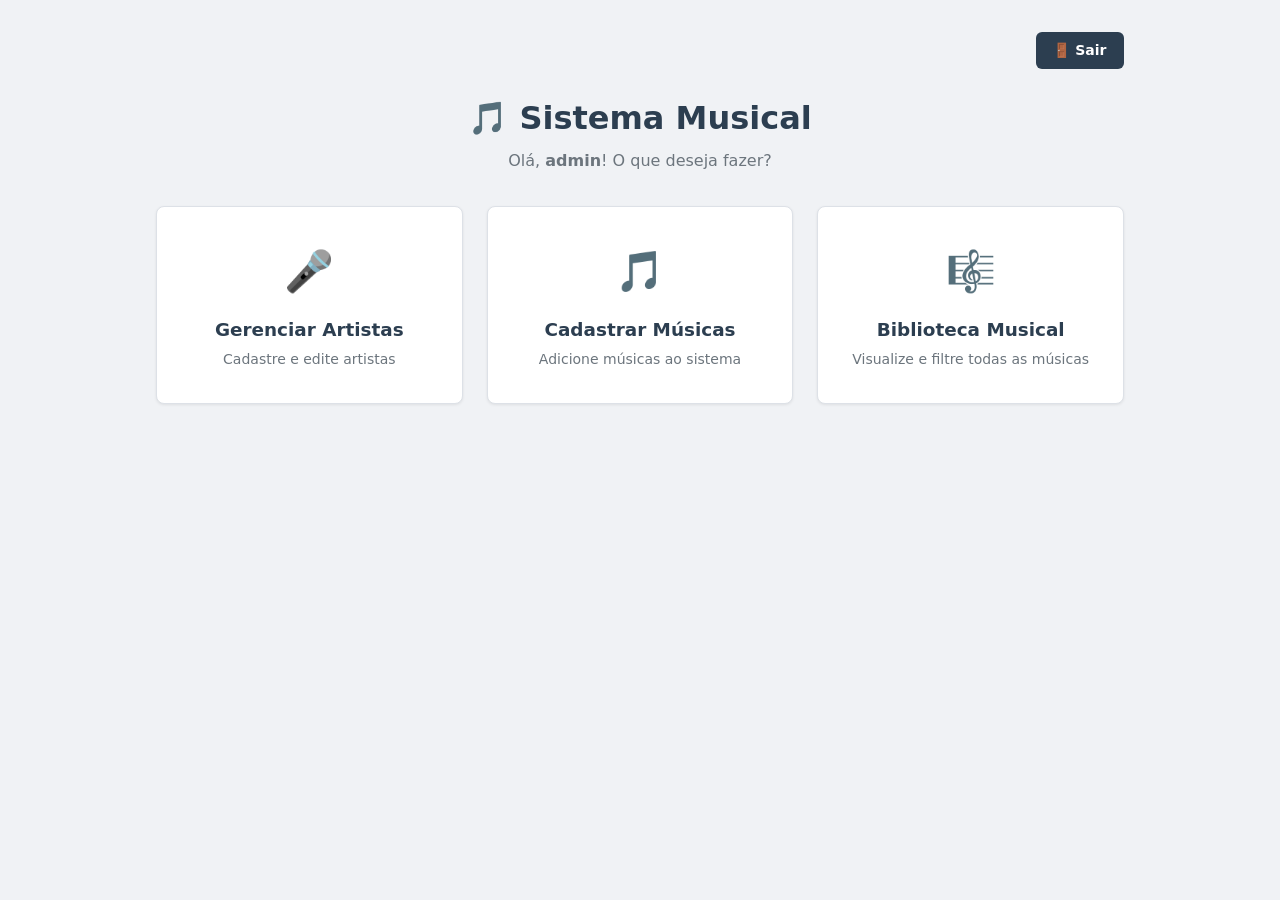
<file: sistema-musical/index.html>
<!DOCTYPE html>
<html lang="pt-br">
<head>
    <meta charset="UTF-8">
    <meta name="viewport" content="width=device-width, initial-scale=1.0">
    <title>Menu Principal - Sistema Musical</title>
    <link rel="icon" href="data:image/svg+xml,<svg xmlns=%27http://www.w3.org/2000/svg%27 viewBox=%270 0 100 100%27><text y=%27.9em%27 font-size=%2790%27>🎵</text></svg>">
    <link rel="stylesheet" href="styles.css">
</head>
<body>
 <div class="container">
        
    <div class="topbar">
            <a href="login.html" class="btn-back">🚪 Sair</a>
    </div>

    <div class="page-header">
            <h1>🎵 Sistema Musical</h1>
            <p>Olá, <strong>admin</strong>! O que deseja fazer?</p>
    </div>

    <div class="menu-grid">

        <div class="menu-card">
            <a href="cadastro_artista.html">
                    <div class="menu-card-icon">🎤</div> 
                    <div class="menu-card-title">Gerenciar Artistas</div> 
                    <div class="menu-card-desc">Cadastre e edite artistas</div> 
            </a>
        </div>

        <div class="menu-card">
            <a href="cadastro_musica.html">
                    <div class="menu-card-icon">🎵</div>
                    <div class="menu-card-title">Cadastrar Músicas</div>
                    <div class="menu-card-desc">Adicione músicas ao sistema</div>
                </a>
        </div>

        <div class="menu-card">
            <a href="listagem_musicas.html">
                    <div class="menu-card-icon">🎼</div>
                    <div class="menu-card-title">Biblioteca Musical</div>
                    <div class="menu-card-desc">Visualize e filtre todas as músicas</div>
                </a>
        </div>

        </div> 

    </div>
</body>
</html>
</file>
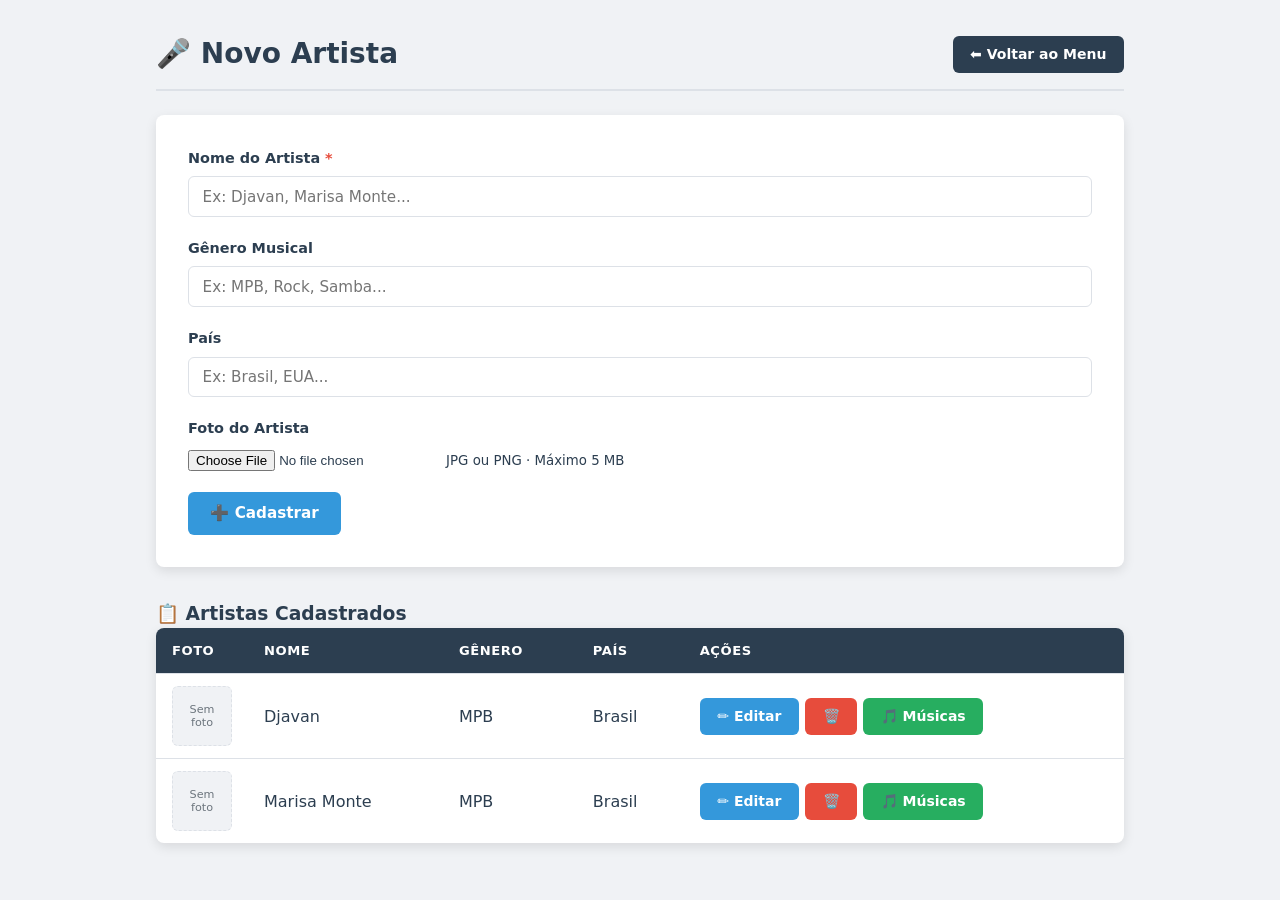
<file: sistema-musical/cadastro_artista.html>
<!DOCTYPE html>
 <html lang="pt-br">
 <head>
 <meta charset="UTF-8">
 <meta name="viewport" content="width=device-width, initial-scale=1.0">
  <title>Novo Artista — Sistema Musical</title>
   <link rel="icon" href="data:image/svg+xml,<svg xmlns=%27http://www.w3.org/2000/svg%27 viewBox=%270 0 100
100%27><text y=%27.9em%27 font-size=%2790%27>🎵</text></svg>">
   <link rel="stylesheet" href="styles.css">
 </head>
 <body>
  <div class="container">

 <!-- A mesma barra de título da Biblioteca (o CSS já existe desde a aula 2). -->
  <div class="page-header-bar">
 <h2>🎤 Novo Artista</h2>
  <div class="header-actions">
 <a href="index.html" class="btn-back">⬅ Voltar ao Menu</a>
 </div>
 </div>

 <!--
 FORMULÁRIO DE CADASTRO DO ARTISTA (o "criador")
 method="post": envia os dados escondidos. É o certo para cadastrar.
 enctype="multipart/form-data": OBRIGATÓRIO para enviar arquivo (a foto).
 Não muda nada na tela, mas sem ele a foto não chega ao PHP na Sprint 2.
 -->
 <form method="post" action="#" enctype="multipart/form-data">

 <!-- form-grid: o CSS transforma em 2 colunas (grid 1fr 1fr). Os campos se encaixam 2 por linha. -->
  <div class="form-grid">

  <div class="form-group">
 <!-- O * vermelho avisa que o campo é obrigatório. A cor vem da variável --red. -->
    <label for="nome">Nome do Artista <span style="color:var(--red)">*</span></label>
 <!-- required: o navegador não deixa cadastrar sem nome. -->
  <input type="text" id="nome" name="nome"
 required placeholder="Ex: Djavan, Marisa Monte...">
</div>

  <div class="form-group">
 <!-- Campo opcional (sem required). -->
    <label for="genero">Gênero Musical</label>
   <input type="text" id="genero" name="genero"
 placeholder="Ex: MPB, Rock, Samba...">
 </div>

 <div class="form-group">
<label for="pais">País</label>
 <input type="text" id="pais" name="pais"
 placeholder="Ex: Brasil, EUA...">
 </div>

 <div class="form-group">
<label for="imagem">Foto do Artista</label>
 <!-- type="file": abre a janela para escolher um arquivo.
 accept="image/*": mostra só imagens. -->
 <input type="file" id="imagem" name="imagem" accept="image/*">
 <!-- small: texto pequeno de ajuda embaixo do campo. -->
      <small>JPG ou PNG · Máximo 5 MB</small>
 </div>

 </div><!-- fim .form-grid -->

 <!-- form-actions: a área dos botões do formulário (flex). -->
 <div class="form-actions">
    <button type="submit" class="btn-primary">➕ Cadastrar</button>
 </div>
 </form>

 <!-- ========== TABELA DE ARTISTAS (dados fixos nesta fase) ==========
 Usa as MESMAS classes da tabela da Biblioteca: o visual já vem pronto. -->
     <h3>📋 Artistas Cadastrados</h3> <!-- h3: subtítulo da tabela -->

    <div class="table-container">
   <table>
  <thead>
 <tr>
 <th class="col-foto">Foto</th>
      <th>Nome</th>
      <th>Gênero</th>
      <th>País</th>
    <th class="col-acoes">Ações</th>
   </tr>
  </thead>
 <tbody>
 <!-- Cada tr = um artista. -->
 <tr>
   <td><div class="no-image">Sem<br>foto</div></td>
   <td>Djavan</td>
   <td>MPB</td>
   <td>Brasil</td>
 <td>
   <div class="action-buttons">
  <a href="#" class="btn-edit">✏️ Editar</a>
  <a href="#" class="btn-delete">🗑️</a>
 <!-- btn-music (verde): leva ao cadastro das músicas DESTE artista. -->
     <a href="cadastro_musica.html" class="btn-music">🎵 Músicas</a>
    </div>
   </td>
 </tr>
 <tr>
  <td><div class="no-image">Sem<br>foto</div></td>
  <td>Marisa Monte</td>
  <td>MPB</td>
  <td>Brasil</td>
 <td>
    <div class="action-buttons">
      <a href="#" class="btn-edit">✏️ Editar</a>
      <a href="#" class="btn-delete">🗑️</a>
      <a href="cadastro_musica.html" class="btn-music">🎵 Músicas</a>
       </div>
      </td>
    </tr>
   </tbody>
  </table>
</div>

 </div>
 </body>
 </html>
</file>
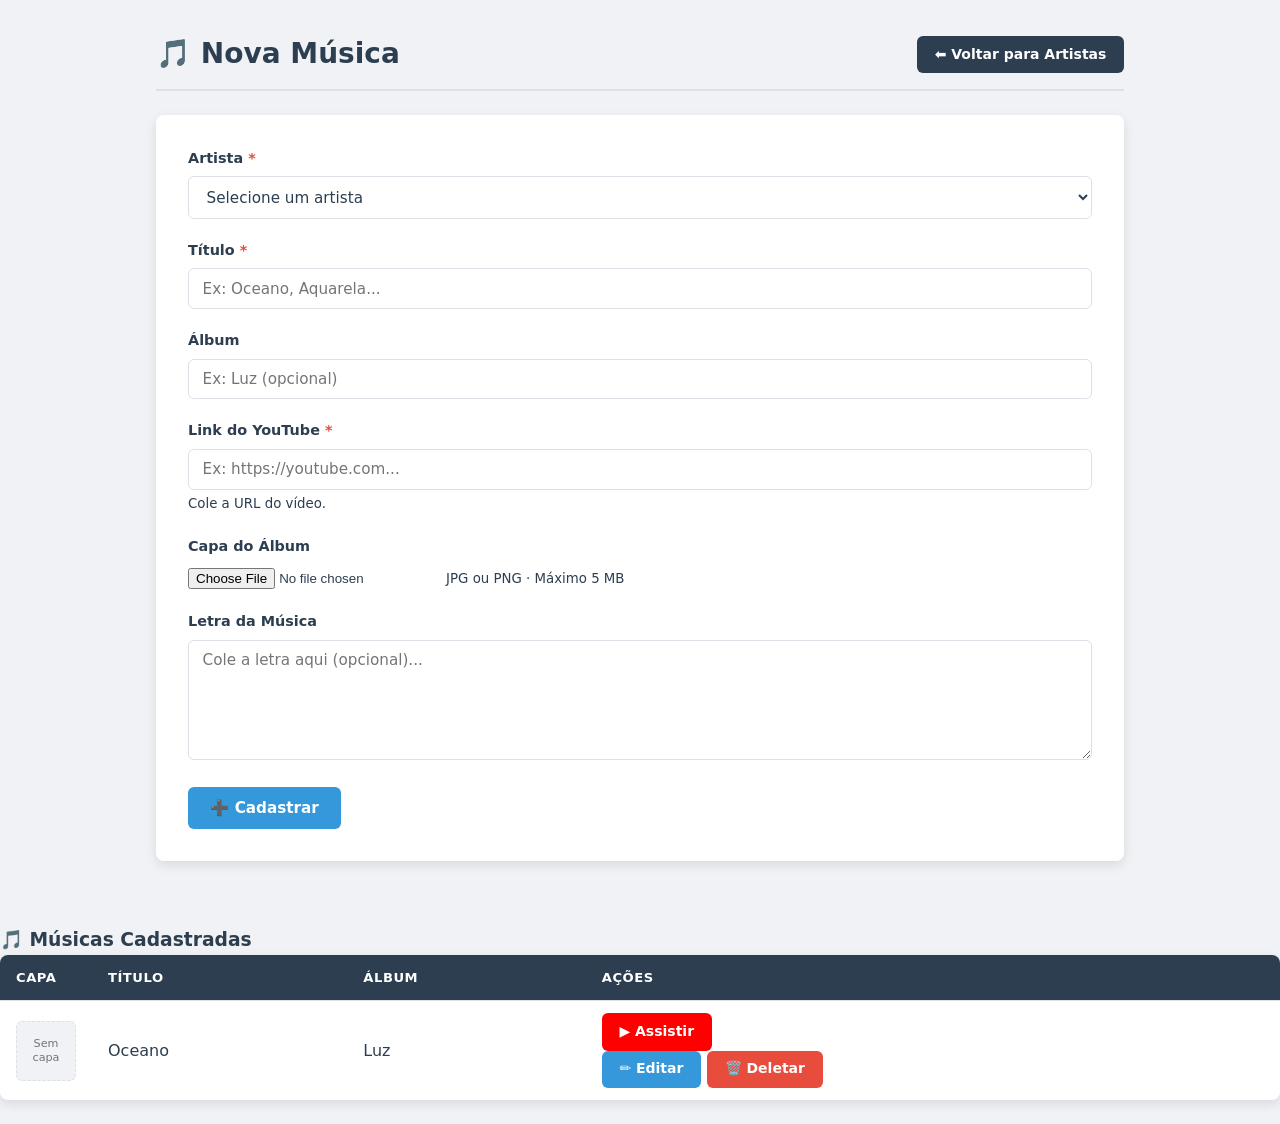
<file: sistema-musical/cadastro_musica.html>
<!DOCTYPE html>
<html lang="pt-br">
<head>
    <meta charset="UTF-8">
    <meta name="viewport" content="width=device-width, initial-scale=1.0">
    <title>Nova Música — Sistema Musical</title>
    <link rel="icon" href="data:image/svg+xml,<svg xmlns=%27http://w3.org viewBox=%270 0 100100%27><text y=%27.9em%27 font-size=%2790%27>🎵</text></svg>">
    <link rel="stylesheet" href="styles.css">
</head>
<body>
<div class="container">
        <div class="page-header-bar">
            <h2>🎵 Nova Música</h2>
            <div class="header-actions">
                <a href="cadastro_artista.html" class="btn-back">⬅ Voltar para Artistas</a>
            </div>
        </div>
        
<form method="post" action="#" enctype="multipart/form-data">
            <div class="form-grid">
                <div class="form-group">
                    <label for="artista_id">Artista <span style="color:var(--red)">*</span></label>
                    <select name="artista_id" id="artista_id" required>
                        <option value="">Selecione um artista</option>
                        <option value="1">Djavan</option>
                        <option value="2">Marisa Monte</option>
                    </select>
                </div>
                <div class="form-group">
                    <label for="titulo">Título <span style="color:var(--red)">*</span></label>
                    <input type="text" id="titulo" name="titulo" required placeholder="Ex: Oceano, Aquarela...">
                </div>
                <div class="form-group">
                    <label for="album">Álbum</label>
                    <input type="text" id="album" name="album" placeholder="Ex: Luz (opcional)">
                </div>
                <div class="form-group">
                    <label for="youtube_link">Link do YouTube <span style="color:var(--red)">*</span></label>
                    <input type="url" id="youtube_link" name="youtube_link" required placeholder="Ex: https://youtube.com...">
                    <small>Cole a URL do vídeo.</small>
                </div>
                <div class="form-group">
                    <label for="imagem_capa">Capa do Álbum</label>
                    <input type="file" id="imagem_capa" name="imagem_capa" accept="image/*">
                    <small>JPG ou PNG · Máximo 5 MB</small>
                </div>
                <div class="form-group full">
                    <label for="letra">Letra da Música</label>
                    <textarea id="letra" name="letra" placeholder="Cole a letra aqui (opcional)..."></textarea>
                </div>
            </div>
    <div class="form-actions">
    <button type="submit" class="btn-primary">
        ➕ Cadastrar
    </button>
</div>
</div>
</a>
            </div>
        </form>

        <h3>🎵 Músicas Cadastradas</h3>
        <div class="table-container">
            <table>
                <thead>
                    <tr>
                        <th class="col-capa">Capa</th>
                        <th>Título</th>
                        <th>Álbum</th>
                        <th class="col-actions">Ações</th>
                    </tr>
                </thead>
                <tbody>
                    <tr>
                        <td><div class="no-image">Sem<br>capa</div></td>
                        <td>Oceano</td>
                        <td>Luz</td>
                        <td>
                            <a href="#" target="_blank" class="btn-youtube">▶ Assistir</a>
                            <div class="action-buttons">
                                <a href="#" class="btn-edit">✏️ Editar</a>
                                <a href="#" class="btn-delete">🗑️ Deletar</a>
                            </div>
                        </td>
                    </tr>
                </tbody>
            </table>
        </div>
    </div>
</body>
</html>
</file>
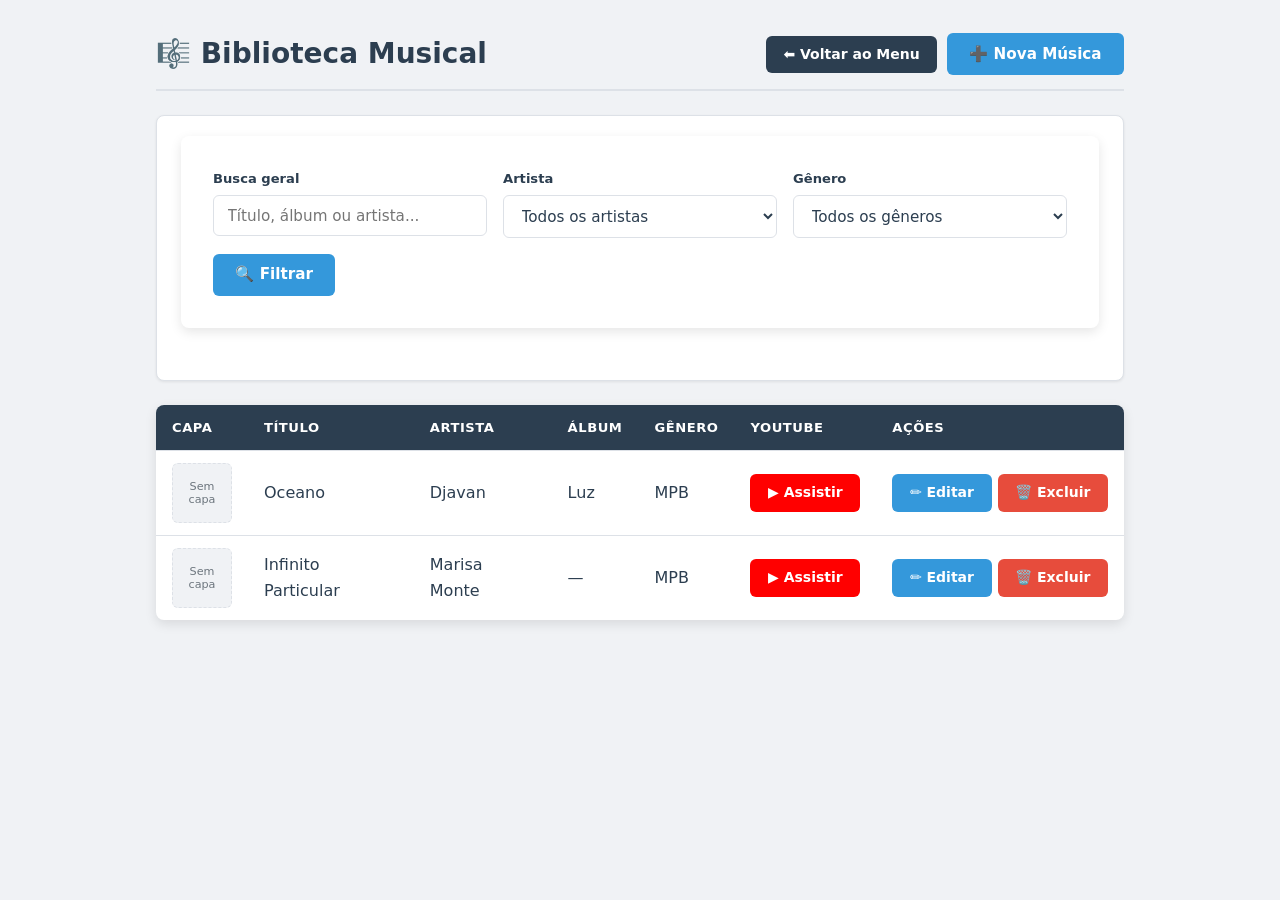
<file: sistema-musical/listagem_musicas.html>
<!DOCTYPE html>
<html lang="pt-br">
<head>
  <meta charset="UTF-8">
  <meta name="viewport" content="width=device-width, initial-scale=1.0">
  <title>Biblioteca Musical — Sistema Musical</title>
  <link rel="icon" href="data:image/svg+xml,<svg xmlns=%27http://www.w3.org/2000/svg%27 viewBox=%270 0 100 100%27><text y=%27.9em%27 font-size=%2790%27>🎵</text></svg>">
  <link rel="stylesheet" href="styles.css">
</head>
<body>
  <div class="container">

    <!-- ========== CABEÇALHO DA PÁGINA ========== -->
    <div class="page-header-bar">
      <h2>🎼 Biblioteca Musical</h2>
      <div class="header-actions">
        <a href="index.html" class="btn-back">⬅ Voltar ao Menu</a>
        <a href="cadastro_musica.html" class="btn-primary">➕ Nova Música</a>
      </div>
    </div>

    <!-- ========== FILTROS ========== -->
    <div class="filters">
      <form method="get" class="filter-form" action="#">
        <div class="filter-group">
          <div class="filter-item">
            <label for="busca">Busca geral</label>
            <input type="text" name="busca" id="busca" placeholder="Título, álbum ou artista...">
          </div>

          <div class="filter-item">
            <label for="artista">Artista</label>
            <select name="artista" id="artista">
              <option value="">Todos os artistas</option>
              <option value="1">Djavan</option>
              <option value="2">Marisa Monte</option>
            </select>
          </div>

          <div class="filter-item">
            <label for="genero">Gênero</label>
            <select name="genero" id="genero">
              <option value="">Todos os gêneros</option>
              <option value="MPB">MPB</option>
            </select>
          </div>
        </div>

        <div class="filter-actions">
          <button type="submit" class="btn-primary">🔍 Filtrar</button>
        </div>
      </form>
    </div>

    <!-- ========== TABELA DE MÚSICAS ========== -->
    <div class="table-container">
      <table>
        <thead>
          <tr>
            <th class="col-capa">Capa</th>
            <th>Título</th>
            <th>Artista</th>
            <th>Álbum</th>
            <th>Gênero</th>
            <th class="col-youtube">YouTube</th>
            <th class="col-acoes">Ações</th>
          </tr>
        </thead>
        <tbody>
          <tr>
            <td><div class="no-image">Sem<br>capa</div></td>
            <td>Oceano</td>
            <td>Djavan</td>
            <td>Luz</td>
            <td>MPB</td>
            <td><a href="#" target="_blank" class="btn-youtube">▶ Assistir</a></td>
            <td>
              <div class="action-buttons">
                <a href="#" class="btn-edit">✏️ Editar</a>
                <a href="#" class="btn-delete">🗑️ Excluir</a>
              </div>
            </td>
          </tr>
          <tr>
            <td><div class="no-image">Sem<br>capa</div></td>
            <td>Infinito Particular</td>
            <td>Marisa Monte</td>
            <td>—</td>
            <td>MPB</td>
            <td><a href="#" target="_blank" class="btn-youtube">▶ Assistir</a></td>
            <td>
              <div class="action-buttons">
                <a href="#" class="btn-edit">✏️ Editar</a>
                <a href="#" class="btn-delete">🗑️ Excluir</a>
              </div>
            </td>
          </tr>
        </tbody>
      </table>
    </div>

  </div>
</body>
</html>
</file>
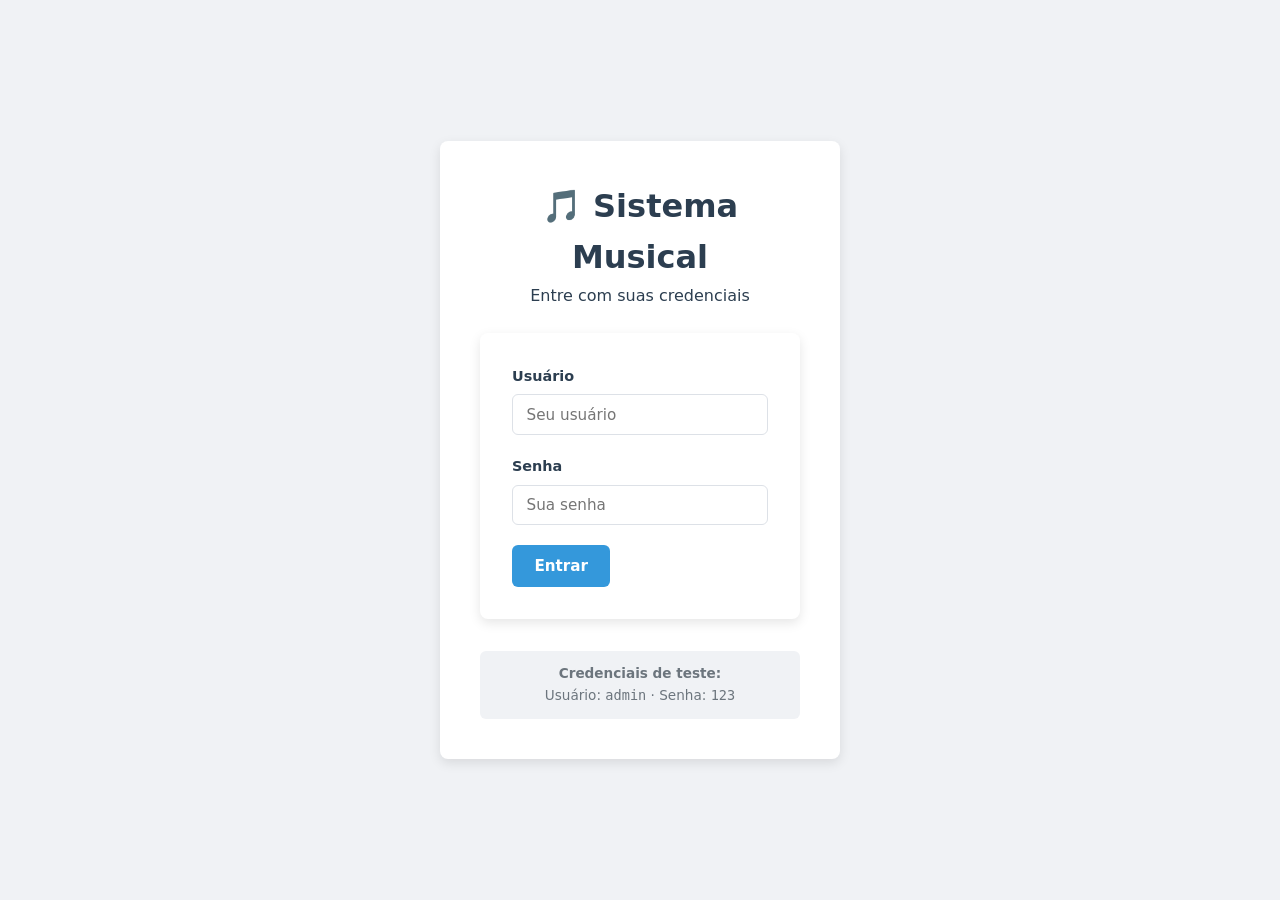
<file: sistema-musical/login.html>
<!DOCTYPE html>
<html lang="pt-br">
<head>
    <meta charset="UTF-8">
    <meta name="viewport" content="width=device-width, initial-scale=1.0">
    <title>Login - Sistema Musical</title>
    <link rel="icon" href="data:image/svg+xml,<svg xmlns='http://www.w3.org/2000/svg' viewBox='0 0 100 100'><text y='.9em' font-size='90'>🎵</text></svg>">
    <link rel="stylesheet" href="styles.css">
</head>
<body class="login-page">

    <div class="login-card">
        <div class="login-header">
            <h1>🎵 Sistema Musical</h1>
            <p>Entre com suas credenciais</p>
        </div>

        <form method="get" action="index.html">
            <div class="form-group">
                <label for="usuario">Usuário</label>
                <input type="text" 
                       id="usuario" 
                       name="usuario" 
                       required 
                       autocomplete="username" 
                       placeholder="Seu usuário">
            </div>

            <div class="form-group">
                <label for="senha">Senha</label>
                <input type="password" 
                       id="senha" 
                       name="senha" 
                       required 
                       autocomplete="current-password" 
                       placeholder="Sua senha">
            </div>

            <button type="submit" class="btn-primary">Entrar</button>
        </form>

        <div class="login-hint">
            <strong>Credenciais de teste:</strong><br>
            Usuário: <code>admin</code> · Senha: <code>123</code>
        </div>
    </div>

</body>
</html>
</file>
<file: sistema-musical/styles.css>
:root {
  --primary: #2c3e50;
  --blue: #3498db;
  --blue-dark: #2980b9;
  --green: #27ae60;
  --red: #e74c3c;
  --red-dark: #c0392b;
  --bg: #f0f2f5;
  --surface: #ffffff;
  --border: #dde1e7;
  --text: #2c3e50;
  --text-muted: #6c757d;
  --shadow-sm: 0 1px 3px rgba(0,0,0,.08);
  --shadow-md: 0 4px 12px rgba(0,0,0,.10);
  --radius: 8px;
  --font: 'Segoe UI', system-ui, -apple-system, sans-serif;
}

*, *::before, *::after {
  margin: 0;
  padding: 0;
  box-sizing: border-box;
}

body {
  font-family: var(--font);
  background-color: var(--bg);
  color: var(--text);
  line-height: 1.6;
  min-height: 100vh;
}

/* Container Principal */
.container {
  max-width: 1000px;
  margin: 0 auto;
  padding: 2rem 1rem;
}

/* Cabeçalhos e Topbar */
.topbar {
  display: flex;
  justify-content: flex-end;
  margin-bottom: 1.5rem;
}

.page-header {
  margin-bottom: 2rem;
  text-align: center;
}

.page-header h1 {
  font-size: 2rem;
  color: var(--primary);
  margin-bottom: .25rem;
}

.page-header p {
  color: var(--text-muted);
}

/* Formulários */
form {
  background: var(--surface);
  padding: 2rem;
  border-radius: var(--radius);
  box-shadow: var(--shadow-md);
  margin-bottom: 2rem;
}

.form-group {
  margin-bottom: 1.25rem;
}

label {
  display: block;
  margin-bottom: .4rem;
  font-size: .9rem;
  font-weight: 600;
  color: var(--primary);
}

input[type="text"],
input[type="password"],
textarea,
select {
  width: 100%;
  padding: .65rem .85rem;
  border: 1.5px solid var(--border);
  border-radius: 6px;
  font-size: .95rem;
  font-family: var(--font);
  color: var(--text);
  background: var(--surface);
  transition: border-color .2s, box-shadow .2s;
}

input:focus,
textarea:focus,
select:focus {
  outline: none;
  border-color: var(--blue);
  box-shadow: 0 0 0 3px rgba(52,152,219,.15);
}

/* Botões */
.btn-primary,
.btn-edit,
.btn-delete,
.btn-music,
.btn-back,
.btn-youtube {
  display: inline-flex;
  align-items: center;
  justify-content: center;
  gap: .35rem;
  padding: .55rem 1.1rem;
  border: none;
  border-radius: 6px;
  font-size: .875rem;
  font-weight: 600;
  font-family: var(--font);
  cursor: pointer;
  text-decoration: none;
  white-space: nowrap;
  transition: background-color .2s, transform .15s, box-shadow .2s;
  line-height: 1.4;
}

.btn-primary {
  background-color: var(--blue);
  color: #fff;
  padding: .65rem 1.4rem;
  width: 100%;
}

.btn-primary:hover {
  background-color: var(--blue-dark);
}

.btn-back {
  background-color: transparent;
  color: var(--red);
  border: 1px solid var(--border);
}

.btn-back:hover {
  background-color: #fce8e6;
}

/* Tela de Login */
body.login-page {
  display: flex;
  align-items: center;
  justify-content: center;
  padding: 1.5rem;
}

.login-card {
  background: var(--surface);
  padding: 2.5rem;
  border-radius: var(--radius);
  box-shadow: var(--shadow-md);
  width: 100%;
  max-width: 400px;
}

.login-header {
  text-align: center;
  margin-bottom: 1.5rem;
}

.login-hint {
  margin-top: 1.5rem;
  padding: .75rem;
  background: var(--bg);
  border-radius: 6px;
  font-size: .85rem;
  color: var(--text-muted);
  text-align: center;
}

/* Grid do Menu Principal */
.menu-grid {
  display: grid;
  grid-template-columns: repeat(auto-fit, minmax(260px, 1fr));
  gap: 1.5rem;
}

.menu-card a {
  display: flex;
  flex-direction: column;
  align-items: center;
  text-align: center;
  padding: 2rem 1.5rem;
  background: var(--surface);
  border-radius: var(--radius);
  box-shadow: var(--shadow-sm);
  border: 1px solid var(--border);
  text-decoration: none;
  color: var(--text);
  transition: transform .2s, box-shadow .2s;
}

.menu-card a:hover {
  transform: translateY(-4px);
  box-shadow: var(--shadow-md);
}

.menu-card-icon {
  font-size: 2.5rem;
  margin-bottom: .75rem;
}

.menu-card-title {
  font-size: 1.15rem;
  font-weight: 700;
  color: var(--primary);
  margin-bottom: .25rem;
}

.menu-card-desc {
  font-size: .875rem;
  color: var(--text-muted);
}

/* Aula 2 - Cores dos botões de ação da tabela */
.btn-edit { background: var(--blue); color: #fff; }
.btn-edit:hover { background: var(--blue-dark); }
.btn-delete { background: var(--red); color: #fff; }
.btn-delete:hover { background: var(--red-dark); }

/* O vermelho do YouTube, para reconhecer na hora. */
.btn-youtube { background: #ff0000; color: #fff; }
.btn-youtube:hover { background: #cc0000; }

 /* TIPOGRAFIA [h2 na AULA 2] */
 h2 {
     font-size: 1.75rem;
     font-weight: 600;
     color: var(--primary);
     margin-bottom: 1.5rem;
     padding-bottom: .75rem;
     border-bottom: 2px solid var(--border);
 }

 /* CABEÇALHO DE PÁGINA COM AÇÕES [AULA 2] Usado na Biblioteca e nos dois cadastros. */
 /* space-between: título na esquerda, botões na direita.
31 flex-wrap: se faltar espaço, os botões descem. */
.page-header-bar {
                  display: flex;
                  align-items: center;
                  justify-content: space-between;
                  gap: 1rem;
                  margin-bottom: 1.5rem;
                  padding-bottom: .75rem;
                  border-bottom: 2px solid var(--border);
                  flex-wrap: wrap;
                }

                .page-header-bar h2 {
                  margin: 0; 
                  padding: 0;
                  border: none;
                  font-size: 1.75rem;
                  font-weight: 600;
                  color: var(--primary);
                }

                .page-header-bar .header-actions {
                  display: flex;
                  gap: .6rem;
                  flex-wrap: wrap;
                  align-items: center;
                }

                /* Tabelas, A caixa da tabela. overflow: hidden corta o que passa dos cantos redondos (senão o cabeçalho escuro "vaza" no canto). */
                .table-container {
                  background: var(--surface);
                  border-radius: var(--radius);
                  box-shadow: var(--shadow-md);
                  overflow: hidden;
                  margin-bottom: 1.5rem;
                }
/* border-collapse: as bordas das células viram uma só. */
table {
  width: 100%;
  border-collapse: collapse;
}
th, td {
  padding: 12px 16px;
  text-align: left;
  vertical-align: middle;
  border-bottom: 1px solid var(--border);
}

/* Cabeçalho escuro, letra branca e MAIÚSCULA. */
th {
  background: var(--primary);
  color: #fff;
  font-size: .82rem;
  font-weight: 600;
  letter-spacing: .04em;
  text-transform: uppercase;
  white-space: nowrap;
}
/* ultima linha sem borda */
tbody tr:last-child td { border-bottom: none; }
tbody tr:hover { background: #f8fafc; }

/* Larguras fixas das colunas pequenas. */
.col-foto,
.col-capa { width: 90px; white-space: nowrap; }
.col-youtube { width: 110px; white-space: nowrap; }
.col-acoes { white-space: nowrap; }

/* Editar, Excluir (e Músicas) lado a lado. */
.action-buttons {
display: flex;
gap: 6px;
align-items: center;
flex-wrap: nowrap;
}
.table-thumbnail {
width: 60px;
height: 60px;
object-fit: cover;
border-radius: 6px;
display: block;
} 

.no-image {
width: 60px;
height: 60px;
background: var(--bg);
border: 1.5px dashed var(--border);
border-radius: 6px;
display: flex;
align-items: center;
justify-content: center;
font-size: .7rem;
color: var(--text-muted);
text-align: center;
line-height: 1.2;
}

/* Célula de "nenhuma música encontrada". */
td.empty-cell {
  text-align: center;
  color: var(--text-muted);
  padding: 2rem;
  font-size: .95rem;
}

/* FILTROS */
.filters {
background: var(--surface);
padding: 1.25rem 1.5rem;
border-radius: var(--radius);
box-shadow: var(--shadow-sm);
margin-bottom: 1.5rem;
border: 1px solid var(--border);
}
/* Os filtros lado a lado. flex-wrap: descem se não couber. */
.filter-group {
  display: flex;
  gap: 1rem;
  flex-wrap: wrap;
  margin-bottom: 1rem;
}

/* flex: 1 = cada filtro pega a mesma fatia do espaço.
170 min-width impede que fique fino demais. */
 .filter-item {
 flex: 1;
 min-width: 180px;
 }

 .filter-item label {
 font-size: .82rem;
 }

 .filter-actions {
 display: flex;
 gap: .75rem;
 align-items: center;
 }

/*4. MENSAGENS [AULA 4, usadas de verdade na Sprint 2]
 Ex.: "Artista cadastrado!" (success) ou "Senha incorreta" (error). */

 .message {
  display: flex;
  font-size: .95rem;
  font-weight: 500;
  margin-bottom: 1.25rem;
  align-items: center;
  gap: .6rem;
  padding: .85rem 1.1rem;
  border-radius: 6px;
 }
.message.success { background: #d4edda; color: #155724; border: 1px solid #c3e6cb; }
.message.error { background: #f8d7da; color: #721c24; border: 1px solid #f5c6cb; }

/* [AULA 4] A caixa da letra: começa com 120px de altura.
resize: vertical deixa esticar só para baixo. */
textarea {
  min-height: 120px;
  resize: vertical;
}

/*10. FORMULÁRIO EM GRADE [AULAS 3 e 4]*/
/* [AULA 4] Outros tipos de input ficam iguais ao text. */
input[type="number"],
input[type="url"],
input[type="date"] {
  width: 100%;
  padding: .65rem .85rem;
  border: 1.5px solid var(--border);
  border-radius: 6px;
  font-size: .95rem;
  font-family: var(--font);
  color: var(--text);
  background: var(--surface);
  transition: border-color .2s, box-shadow .2s;
}

/* [AULA 4] O campo com a classe "full" vai da 1a à última linha da grade: ocupa as 2 colunas (usado na letra da música). */
.form-grid .form-group.full {
  grid-column: 1 / -1;
}
/* 15. UTILITÁRIOS [AULA 4] Classes pequenas para usar direto no HTML, sem criar regra nova. mt = margin-top, mb = margin-bottom.*/
.text-center { text-align: center; }
.text-muted { color: var(--text-muted); font-size: .9rem; }

.mt-1 { margin-top: .5rem; }
.mt-2 { margin-top: 1rem; }
.mt-3 { margin-top: 1.5rem; }
.mb-1 { margin-bottom: .5rem; }
.mb-2 { margin-bottom: 1rem; }
.mb-3 { margin-bottom: 1.5rem; }

/* 16. RESPONSIVIDADE [AULA 4] 
Tudo aqui dentro só vale em telas de até 768px (celular e tablet em pé). Fica no FIM do arquivo para vencer as regras de cima. Teste: F12, depois o ícone de celular (modo responsivo).*/
@media (max-width: 768px) {
 .container { padding: 16px; }
 h2 { font-size: 1.4rem; }
 form { padding: 1.25rem; }
 .form-grid { grid-template-columns: 1fr; } /* formulário em 1 coluna */
 .filter-group { flex-direction: column; gap: .75rem; } /* filtros empilhados */
 .filter-item { min-width: 100%; }
 .table-container { overflow-x: auto; } /* tabela rola para o lado */
 table { min-width: 560px; }
 th, td { padding: 10px 12px; font-size: .85rem; }
 .table-thumbnail,
 .no-image { width: 48px; height: 48px; }
 .col-foto, .col-capa { width: 68px; }
 .action-buttons { flex-wrap: wrap; gap: 4px; }
 .btn-edit, .btn-delete, .btn-music, .btn-youtube { padding: .4rem .7rem; font-size: .78rem; }
 .menu-grid { grid-template-columns: 1fr; } /* menu: 1 card por linha */
}

/* =============================================
 SISTEMA MUSICAL: Folha de Estilos Principal
 =============================================
 Um único arquivo para TODAS as telas. Ele cresce a cada aula:
 Aula 1: base, formulário, botões, login e menu
 Aula 2: títulos, barra de título, cores dos botões, tabelas e filtros
 Aula 3: formulário em grade, campo de foto e botão de músicas
 Aula 4: url e textarea, campo "full", utilitários e celular
 ============================================= */


/* -----------------------------------------------
1. VARIÁVEIS E RESET [AULA 1]
----------------------------------------------- */

:root {
    --primary: #2c3e50;
    --blue: #3498db;
    --blue-dark: #2980b9;
    --green: #27ae60;
    --red: #e74c3c;
    --red-dark: #c0392b;
    --bg: #f0f2f5;
    --surface: #ffffff;
    --border: #dde1e7;
    --text: #2c3e50;
    --text-muted: #6c757d;
    --shadow-sm: 0 1px 3px rgba(0,0,0,.08);
    --shadow-md: 0 4px 12px rgba(0,0,0,.10);
    --radius: 8px;
    --font: 'Segoe UI', system-ui,  -apple-system, sans-serif;

} 


/* Reset */
*, *::before, *::after {
    margin: 0;
    padding: 0;
    box-sizing: border-box;
}

/* Página inteira */
body {
    font-family: var(--font);
    background-color: var(--bg);
    color: var(--text);
    line-height: 1.6;
    min-height: 100vh;
}


/* -----------------------------------------------
2. FORMULÁRIOS [AULA 1]
----------------------------------------------- */

form {
    background: var(--surface);
    padding: 2rem;
    border-radius: var(--radius);
    box-shadow: var(--shadow-md);
    margin-bottom: 2rem;
}

.form-group {
    margin-bottom: 1.25rem;
}

label {
    display: block;
    margin-bottom: .4rem;
    font-size: .9rem;
    font-weight: 600;
    color: var(--primary);
}

input[type="text"],
input[type="password"],
textarea,
select {
    width: 100%;
    padding: .65rem .85rem;
    border: 1.5px solid var(--border);
    border-radius: 6px;
    font-size: .95rem;
    font-family: var(--font);
    color: var(--text);
    background: var(--surface);
    transition: border-color .2s, box-shadow .2s;
}

input:focus,
textarea:focus,
select:focus {
    outline: none;
    border-color: var(--blue);
    box-shadow: 0 0 0 3px rgba(52,152,219,.15);
}


/* -----------------------------------------------
3. BOTÕES [AULA 1, 2 e 3]
----------------------------------------------- */

.btn-primary,
.btn-edit,
.btn-delete,
.btn-music,
.btn-back,
.btn-youtube {
    display: inline-flex;
    align-items: center;
    justify-content: center;
    gap: .35rem;
    padding: .55rem 1.1rem;
    border: none;
    border-radius: 6px;
    font-size: .875rem;
    font-weight: 600;
    font-family: var(--font);
    cursor: pointer;
    text-decoration: none;
    white-space: nowrap;
    transition: background-color .2s, transform .15s, box-shadow .2s;
    line-height: 1.4;
}

/* Botão principal */
.btn-primary {
    padding: .65rem 1.4rem;
    font-size: .95rem;
    background: var(--blue);
    color: #fff;

  display: inline-flex;       /* Mantém o botão compacto e ajuda a alinhar ícones */
    align-items: center;        /* Centraliza texto e ícone verticalmente */
    justify-content: center;    /* Centraliza horizontalmente */
    gap: 0.5rem;                /* Dá um espacinho entre o ícone (+) e o texto */
    width: fit-content;
}

.btn-primary:hover {
    background: var(--blue-dark);
    transform: translateY(-1px);
    box-shadow: var(--shadow-sm);
}

/* Voltar e Sair */
.btn-back {
    background: var(--primary);
    color: #fff;
}

.btn-back:hover {
    background: #1a252f;
}

/* Botões de ação */
.btn-edit {
    background: var(--blue);
    color: #fff;
}

.btn-edit:hover {
    background: var(--blue-dark);
}

.btn-delete {
    background: var(--red);
    color: #fff;
}

.btn-delete:hover {
    background: var(--red-dark);
}

/* Botão de músicas */
.btn-music {
    background: var(--green);
    color: #fff;
}

.btn-music:hover {
    background: #219a52;
}

/* Botão YouTube */
.btn-youtube {
    background: #ff0000;
    color: #fff;
}

.btn-youtube:hover {
    background: #cc0000;
}


/* -----------------------------------------------
4. MENSAGENS [AULA 4]
----------------------------------------------- */

.message {
    display: flex;
    align-items: center;
    gap: .6rem;
    padding: .85rem 1.1rem;
    border-radius: 6px;
    margin-bottom: 1.25rem;
    font-size: .95rem;
    font-weight: 500;
}

.message.success {
    background: #d4edda;
    color: #155724;
    border: 1px solid #c3e6cb;
}

.message.error {
    background: #f8d7da;
    color: #721c24;
    border: 1px solid #f5c6cb;
}

/* Caixa da letra */
textarea {
    min-height: 120px;
    resize: vertical;
}

{
<a href="cadastro_musica.html" class="btn-primary"> 
  ➕ Cadastrar

</a>

/* -----------------------------------------------
5. TELA DE LOGIN [AULA 1]
----------------------------------------------- */

.login-page {
    display: flex;
    justify-content: center;
    align-items: center;
    min-height: 100vh;
    background: var(--bg);
    padding: 1rem;
}

.login-card {
    background: var(--surface);
    padding: 2.5rem 2rem;
    border-radius: var(--radius);
    box-shadow: var(--shadow-md);
    width: 100%;
    max-width: 400px;
}

.login-card form {
    background: none;
    box-shadow: none;
    padding: 0;
    margin: 0;
}

.login-header {
    text-align: center;
    margin-bottom: 1.75rem;
}

.login-header h1 {
    font-size: 1.6rem;
    color: var(--primary);
    margin-bottom: .25rem;
}

.login-header p {
    color: var(--text-muted);
    font-size: .9rem;
}

.login-card .btn-primary {
    width: 100%;
    margin-top: .25rem;
}

.login-hint {
    margin-top: 1.25rem;
    padding: .75rem 1rem;
    background: var(--bg);
    border-radius: 6px;
    text-align: center;
    font-size: .82rem;
    color: var(--text-muted);
    border: 1px solid var(--border);
}

.login-hint code {
    background: #e9ecef;
    padding: .1rem .35rem;
    border-radius: 3px;
    font-size: .8rem;
}


/* -----------------------------------------------
6. LAYOUT BASE [AULA 1]
----------------------------------------------- */

.container {
    max-width: 1200px;
    margin: 0 auto;
    padding: 24px 32px;
}


/* -----------------------------------------------
7. MENU PRINCIPAL [AULA 1]
----------------------------------------------- */

.topbar {
    display: flex;
    justify-content: flex-end;
    margin-bottom: 2rem;
}

.page-header {
    text-align: center;
    margin-bottom: 2.5rem;
}

.page-header h1 {
    font-size: 2rem;
    color: var(--primary);
    margin-bottom: .35rem;
}

.page-header p {
    color: var(--text-muted);
    font-size: 1rem;
}

.menu-grid {
    display: grid;
    grid-template-columns: repeat(auto-fit, minmax(240px, 1fr));
    gap: 1.25rem;
    max-width: 900px;
    margin: 0 auto;
}

.menu-card {
    background: var(--surface);
    border-radius: var(--radius);
    box-shadow: var(--shadow-md);
    transition: transform .2s, box-shadow .2s;
    border: 1px solid var(--border);
}

.menu-card:hover {
    transform: translateY(-4px);
    box-shadow: 0 8px 20px rgba(0,0,0,.13);
}

.menu-card a {
    display: block;
    padding: 2rem 1.5rem;
    text-align: center;
    text-decoration: none;
    color: var(--text);
}

.menu-card-icon {
    font-size: 2.2rem;
    margin-bottom: .75rem;
}

.menu-card-title {
    font-size: 1.05rem;
    font-weight: 600;
    color: var(--primary);
    margin-bottom: .35rem;
}

.menu-card-desc {
    font-size: .85rem;
    color: var(--text-muted);
}


/* -----------------------------------------------
8. TIPOGRAFIA [AULA 2]
----------------------------------------------- */

h2 {
    font-size: 1.75rem;
    font-weight: 600;
    color: var(--primary);
    margin-bottom: 1.5rem;
    padding-bottom: .75rem;
    border-bottom: 2px solid var(--border);
}

h3 {
    font-size: 1.2rem;
    font-weight: 600;
    color: var(--primary);
    margin: 2rem 0 1rem;
}


/* -----------------------------------------------
9. CABEÇALHO DE PÁGINA COM AÇÕES [AULA 2]
----------------------------------------------- */

.page-header-bar {
    display: flex;
    align-items: center;
    justify-content: space-between;
    gap: 1rem;
    margin-bottom: 1.5rem;
    padding-bottom: .75rem;
    border-bottom: 2px solid var(--border);
    flex-wrap: wrap;
}

.page-header-bar h2 {
    margin: 0;
    padding: 0;
    border: none;
    font-size: 1.75rem;
    font-weight: 600;
    color: var(--primary);
}

.page-header-bar .header-actions {
    display: flex;
    gap: .6rem;
    flex-wrap: wrap;
    align-items: center;
}


/* -----------------------------------------------
10. FORMULÁRIO EM GRADE [AULAS 3 e 4]
----------------------------------------------- */

input[type="number"],
input[type="url"],
input[type="date"] {
    width: 100%;
    padding: .65rem .85rem;
    border: 1.5px solid var(--border);
    border-radius: 6px;
    font-size: .95rem;
    font-family: var(--font);
    color: var(--text);
    background: var(--surface);
    transition: border-color .2s, box-shadow .2s;
}

/* Campo de arquivo */
input[type="file"] {
    width: 100%;
    padding: .5rem;
    border: 1.5px dashed var(--border);
    border-radius: 6px;
    font-size: .9rem;
    color: var(--text-muted);
    cursor: pointer;
}

/* Texto de ajuda */
small {
    display: block;
    margin-top: .3rem;
    font-size: .8rem;
    color: var(--text-muted);
}

/* Formulário em duas colunas */
.form-grid {
    display: grid;
    grid-template-columns: 1fr 1fr;
    gap: 0 2rem;
}

/* Campo que ocupa as duas colunas */
.form-grid .form-group.full {
    grid-column: 1 / -1;
}

/* Botões do formulário */
.form-actions {
    display: flex;
    gap: .75rem;
    align-items: center;
    flex-wrap: wrap;
    margin-top: .5rem;
    grid-column: 1 / -1;
}

/* Foto já salva */
.current-image {
    display: flex;
    align-items: center;
    gap: .75rem;
    margin-top: .75rem;
    padding: .75rem;
    background: var(--bg);
    border-radius: 6px;
}

.current-image img {
    width: 64px;
    height: 64px;
    object-fit: cover;
    border-radius: 6px;
    flex-shrink: 0;
}

.current-image small {
    margin: 0;
    color: var(--text-muted);
}


/* -----------------------------------------------
11. TABELAS [AULA 2]
----------------------------------------------- */

.table-container {
    background: var(--surface);
    border-radius: var(--radius);
    box-shadow: var(--shadow-md);
    overflow: hidden;
    margin-bottom: 1.5rem;
}

table {
    width: 100%;
    border-collapse: collapse;
}

th, td {
    padding: 12px 16px;
    text-align: left;
    vertical-align: middle;
    border-bottom: 1px solid var(--border);
}

th {
    background: var(--primary);
    color: #fff;
    font-size: .82rem;
    font-weight: 600;
    letter-spacing: .04em;
    text-transform: uppercase;
    white-space: nowrap;
}

tbody tr:last-child td {
    border-bottom: none;
}

tbody tr:hover {
    background: #f8fafc;
}

/* Larguras das colunas */
.col-foto,
.col-capa {
    width: 90px;
    white-space: nowrap;
}

.col-youtube {
    width: 110px;
    white-space: nowrap;
}

.col-acoes {
    white-space: nowrap;
}

/* Botões de ação */
.action-buttons {
    display: flex;
    gap: 6px;
    align-items: center;
    flex-wrap: nowrap;
}

/* Miniaturas */
.table-thumbnail {
    width: 60px;
    height: 60px;
    object-fit: cover;
    border-radius: 6px;
    display: block;
}

/* Sem imagem */
.no-image {
    width: 60px;
    height: 60px;
    background: var(--bg);
    border: 1.5px dashed var(--border);
    border-radius: 6px;
    display: flex;
    align-items: center;
    justify-content: center;
    font-size: .7rem;
    color: var(--text-muted);
    text-align: center;
    line-height: 1.2;
}

/* Nenhuma música encontrada */
td.empty-cell {
    text-align: center;
    color: var(--text-muted);
    padding: 2rem;
    font-size: .95rem;
}


/* -----------------------------------------------
14. FILTROS [AULA 2]
----------------------------------------------- */

.filters {
    background: var(--surface);
    padding: 1.25rem 1.5rem;
    border-radius: var(--radius);
    box-shadow: var(--shadow-sm);
    margin-bottom: 1.5rem;
    border: 1px solid var(--border);
}

.filter-group {
    display: flex;
    gap: 1rem;
    flex-wrap: wrap;
    margin-bottom: 1rem;
}

.filter-item {
    flex: 1;
    min-width: 180px;
}

.filter-item label {
    font-size: .82rem;
}

.filter-actions {
    display: flex;
    gap: .75rem;
    align-items: center;
}


/* -----------------------------------------------
15. UTILITÁRIOS [AULA 4]
----------------------------------------------- */

.text-center {
    text-align: center;
}

.text-muted {
    color: var(--text-muted);
    font-size: .9rem;
}

.mt-1 { margin-top: .5rem; }
.mt-2 { margin-top: 1rem; }
.mt-3 { margin-top: 1.5rem; }

.mb-1 { margin-bottom: .5rem; }
.mb-2 { margin-bottom: 1rem; }
.mb-3 { margin-bottom: 1.5rem; }


/* -----------------------------------------------
16. RESPONSIVIDADE [AULA 4]
----------------------------------------------- */

@media (max-width: 768px) {

    .container {
        padding: 16px;
    }

    h2 {
        font-size: 1.4rem;
    }

    form {
        padding: 1.25rem;
    }

    .form-grid {
        grid-template-columns: 1fr;
    }

    .filter-group {
        flex-direction: column;
        gap: .75rem;
    }

    .filter-item {
        min-width: 100%;
    }

    .table-container {
        overflow-x: auto;
    }

    table {
        min-width: 560px;
    }

    th, td {
        padding: 10px 12px;
        font-size: .85rem;
    }

    .table-thumbnail,
    .no-image {
        width: 48px;
        height: 48px;
    }

    .col-foto,
    .col-capa {
        width: 68px;
    }

    .action-buttons {
        flex-wrap: wrap;
        gap: 4px;
    }

    .btn-edit,
    .btn-delete,
    .btn-music,
    .btn-youtube {
        padding: .4rem .7rem;
        font-size: .78rem;
    }

    .menu-grid {
        grid-template-columns: 1fr;
    }
}
</file>
